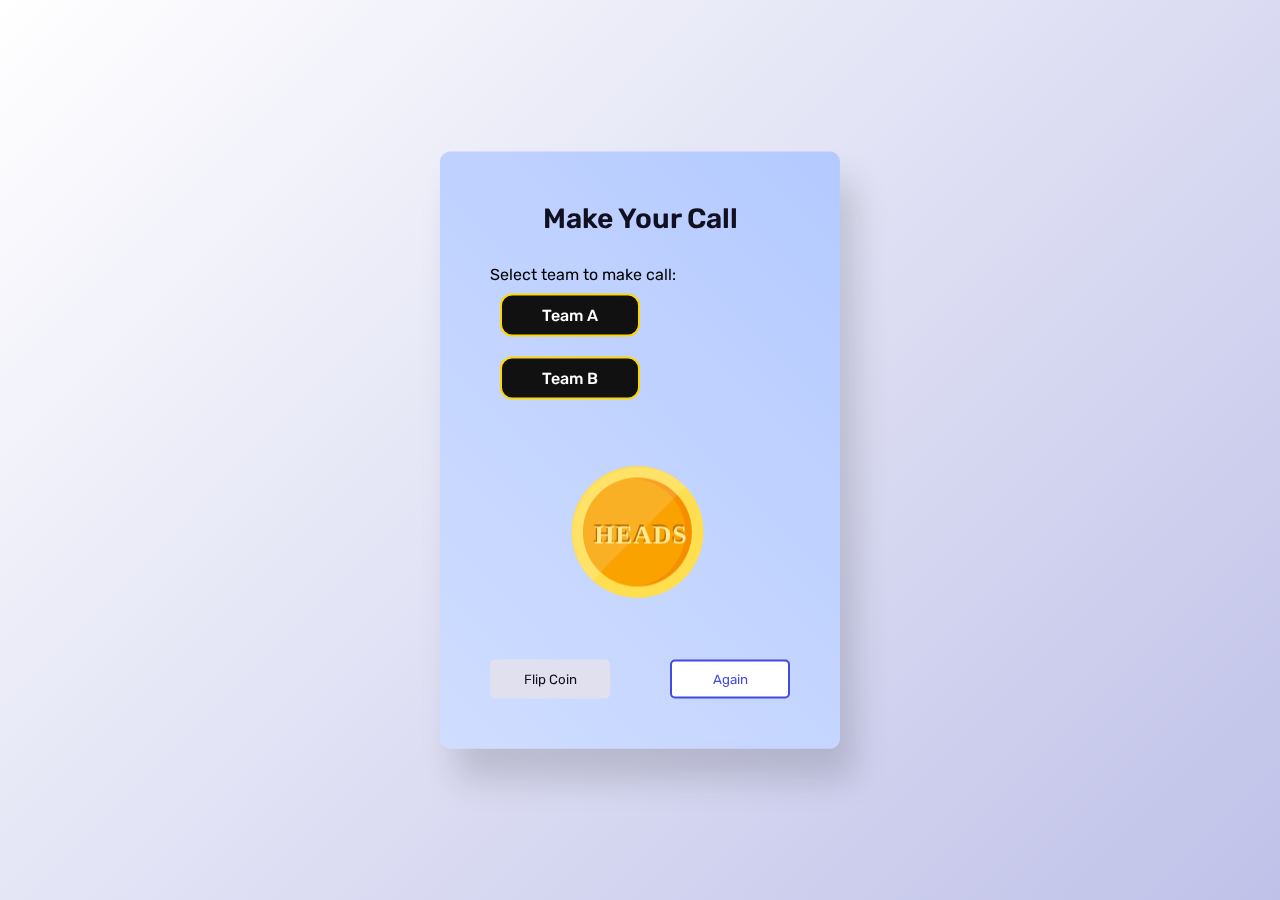
<file: Flip-A-Coin/index.html>
<!DOCTYPE html>
<html lang="en">
<head>
    <meta charset="UTF-8" />
    <meta name="viewport" content="width=device-width, initial-scale=1" />
    <title>Flip A Coin</title>
    <!-- Google Fonts -->
    <link href="https://fonts.googleapis.com/css2?family=Rubik:wght@400;500&display=swap" rel="stylesheet" />
    <!-- Stylesheet -->
    <link rel="stylesheet" href="style.css" />
</head>
<body>
    <div class="container">
        <h1 class="heading">Make Your Call</h1>

        <!-- Step 1: Select Toss Calling Team -->
        <div id="select-team-section">
            <p>Select team to make call:</p>
            <button id="call-team-a">Loading...</button>
            <button id="call-team-b">Loading...</button>
        </div>

        <!-- Step 2: Select Heads or Tails (Initially Hidden) -->
        <div id="select-call-section" style="display: none;">
            <p id="toss-calling-team-name"></p>
            <p>Select your call:</p>
            <button id="call-heads">Heads</button>
            <button id="call-tails">Tails</button>
        </div>

        <!-- Coin Flip Area -->
        <div class="coin" id="coin">
            <div class="heads">
                <img src="heads.svg" alt="Heads" />
            </div>
            <div class="tails">
                <img src="tails.svg" alt="Tails" />
            </div>
        </div>

        <!-- Flip and Reset Buttons -->
        <div class="buttons">
            <button id="flip-button" disabled>Flip Coin</button>
            <button id="reset-button">Again</button>
        </div>

        <!-- Toss Result -->
        <p id="toss-result" style="text-align: center; font-weight: bold; margin-top: 20px; display:none;"></p>

        <!-- Batting and Bowling buttons (Initially Hidden) -->
        <div id="batting-bowling-buttons" style="display: none; text-align: center; margin-top: 20px;">
            <button class="toss-decision-btn" id="choose-batting">Batting</button>
            <button class="toss-decision-btn" id="choose-bowling">Bowling</button>
        </div>

        <!-- Begin Match Button (Initially Hidden) -->
        <div id="begin-match-wrapper" style="display: none; text-align: center; margin-top: 30px;">
            <button class="toss-decision-btn" id="begin-match-btn">Begin Match</button>
        </div>
    </div>

    <!-- Toss Page -->
    <section id="toss-page"></section>

    <!-- Match Setup Page (Initially hidden) -->
    <section id="match-setup-page" style="display: none;"></section>

    <!-- Script -->
    <script src="script.js"></script>
    <script src="/notifications.js"></script>
</body>
</html>
</file>
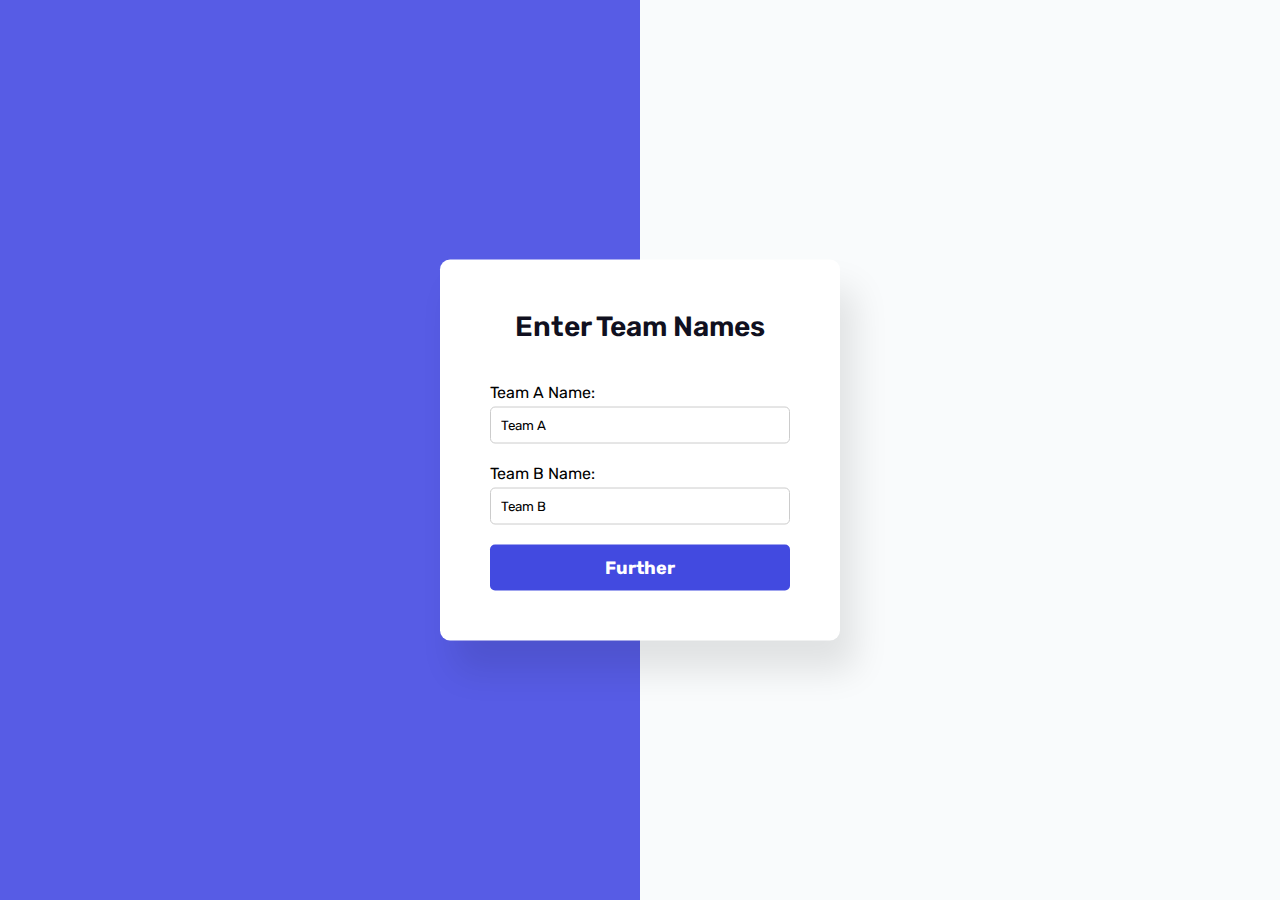
<file: Flip-A-Coin/input-team-name/index.html>
<!DOCTYPE html>
<html lang="en">
<head>
    <meta charset="UTF-8">
    <meta name="viewport" content="width=device-width, initial-scale=1.0">
    <title>Input Team Names</title>
    <link href="https://fonts.googleapis.com/css2?family=Rubik:wght@400;500&display=swap" rel="stylesheet">
    <link rel="stylesheet" href="style.css">
</head>
<body>
    <div class="container">
        <h1 class="heading">Enter Team Names</h1>
        
        <form id="team-name-form">
            <div class="team-inputs">
                <label for="team-a">Team A Name:</label>
                <input type="text" id="team-a" placeholder="Enter Team A Name" required>
            </div>
            <div class="team-inputs">
                <label for="team-b">Team B Name:</label>
                <input type="text" id="team-b" placeholder="Enter Team B Name" required>
            </div>
            <button type="submit" id="start-toss-button">Further</button>
        </form>
    </div>
    
    <script src="script.js"></script>
</body>
</html>
</file>
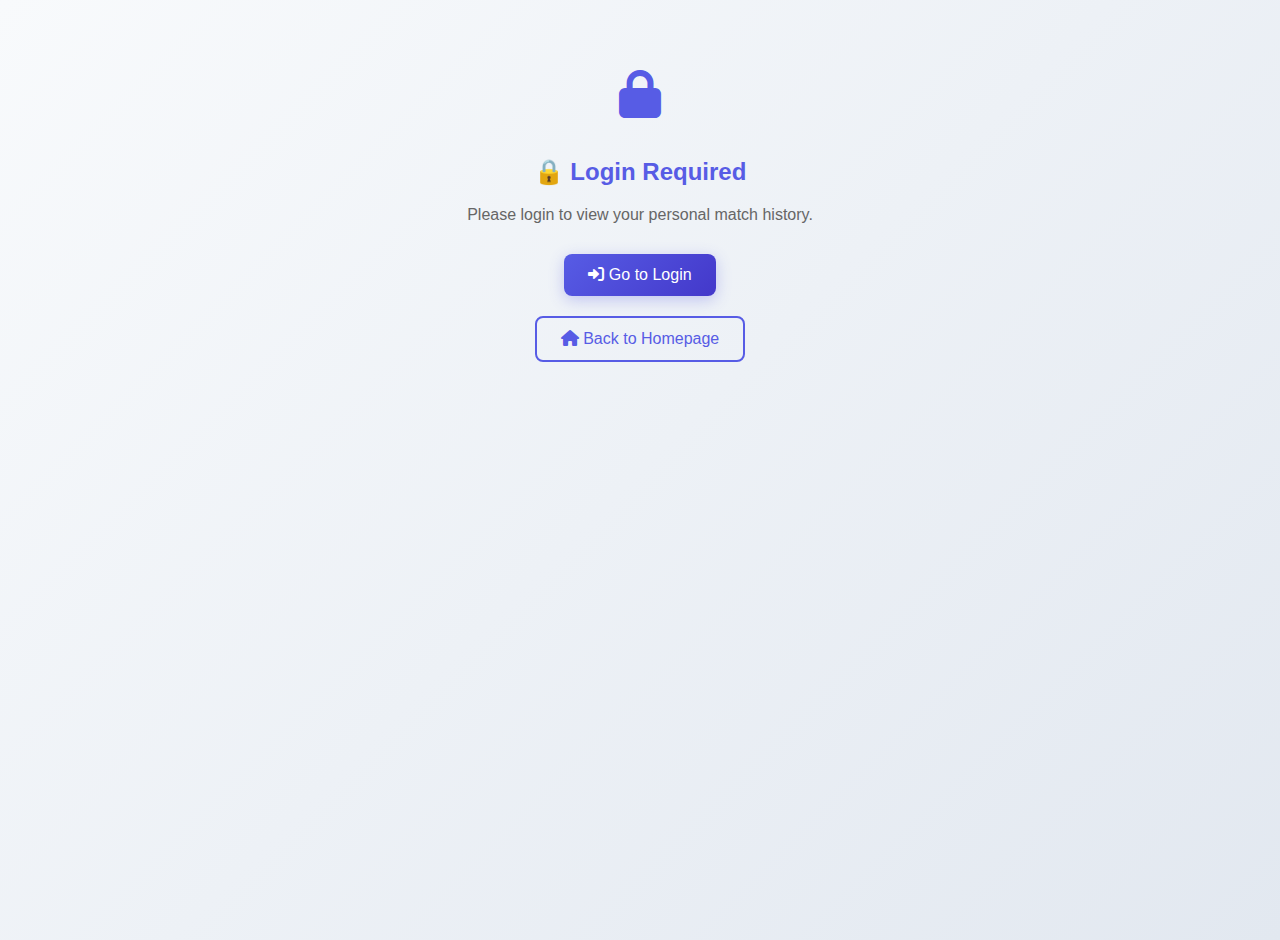
<file: History_Page/history.html>
<!DOCTYPE html>
<html lang="en">
<head>
  <meta charset="UTF-8">
  <title>Match History</title>
  <link rel="stylesheet" href="history.css">
  <link rel="stylesheet" href="https://cdnjs.cloudflare.com/ajax/libs/font-awesome/6.0.0/css/all.min.css">
</head>
<body>
  <div class="container">
    <h1>📜 Match History</h1>
    <div class="history-list" id="historyList">
    </div>
  </div>

  <script src="history.js"></script>
  <script src="/notifications.js"></script>
</body>
</html>
</file>
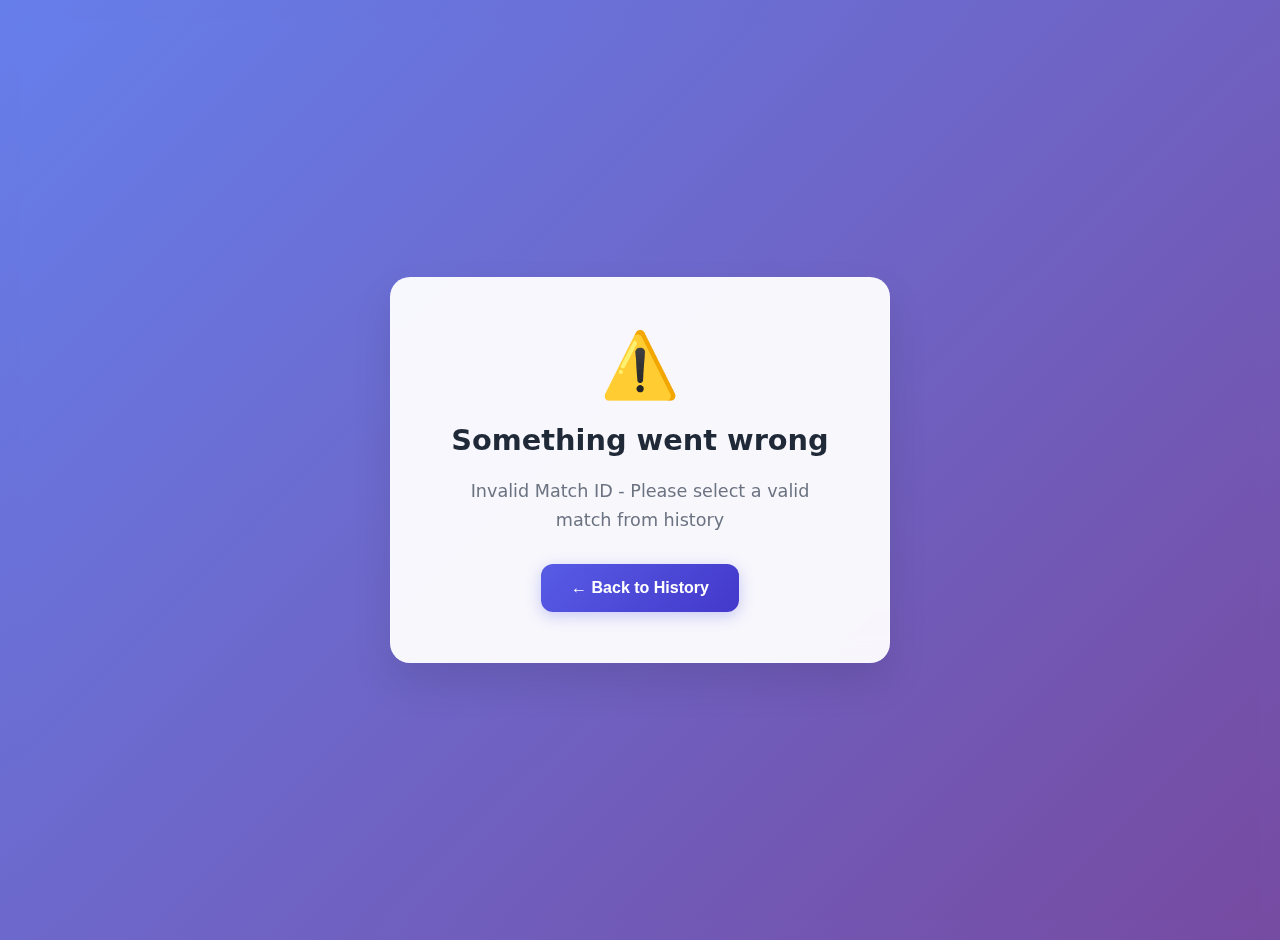
<file: History_Page/scorecard.html>
<!DOCTYPE html>
<html lang="en">
<head>
  <meta charset="UTF-8" />
  <meta name="viewport" content="width=device-width, initial-scale=1.0"/>
  <title>Cricket Scorecard</title>
  <link rel="stylesheet" href="scorecard.css">
  <link rel="stylesheet" href="https://cdnjs.cloudflare.com/ajax/libs/font-awesome/6.0.0/css/all.min.css">
</head>
<body>
  <div style="max-width: 1000px; margin: 0 auto; padding-bottom: 20px;">
    <button onclick="history.back()" style="
      background: rgba(255, 255, 255, 0.9);
      color: #575ce5;
      border: 2px solid #575ce5;
      padding: 12px 20px;
      border-radius: 12px;
      font-size: 1rem;
      font-weight: 600;
      cursor: pointer;
      transition: all 0.3s ease;
      backdrop-filter: blur(10px);
    " onmouseover="this.style.background='#575ce5'; this.style.color='white';" 
       onmouseout="this.style.background='rgba(255,255,255,0.9)'; this.style.color='#575ce5';">
      ← Back to History
    </button>
  </div>
  <div class="scorecard-container">
    <div class="match-header">
      <h1 id="match-heading">Team A vs Team B</h1>
      <div class="match-subtitle" id="match-date"></div>
    </div>
    
    <div class="match-result">
      <div id="result">-</div>
      <div id="man-of-the-match" style="margin-top: 8px; font-size: 1.1rem;"></div>
    </div>
    
    <div class="match-details">
      <div class="detail-box">
        <div class="detail-label">Toss</div>
        <div id="toss-result">-</div>
      </div>
      
    </div>
    
    <div id="score-summary" class="match-details" style="background: #f0fff4;">
      <!-- Will be populated by JS -->
    </div>
    
    <!-- First Innings Section -->
    <div class="innings-section">
      <div class="section-title">First Innings Batting - <span id="first-innings-team"></span></div>
      <div id="first-innings-batting"></div>
      
      <div class="section-title">First Innings Bowling - <span id="first-innings-bowling-team"></span></div>
      <div id="first-innings-bowling"></div>
    </div>
    
    <!-- Second Innings Section (with the corrected ID) -->
    <div class="innings-section" id="second-innings">
      <div class="section-title">Second Innings Batting - <span id="second-innings-team"></span></div>
      <div id="second-innings-batting"></div>
      
      <div class="section-title">Second Innings Bowling - <span id="second-innings-bowling-team"></span></div>
      <div id="second-innings-bowling"></div>
    </div>
  </div>

  <script src="scorecard.js"></script>
  <script src="/notifications.js"></script>
</body>
</html>
</file>
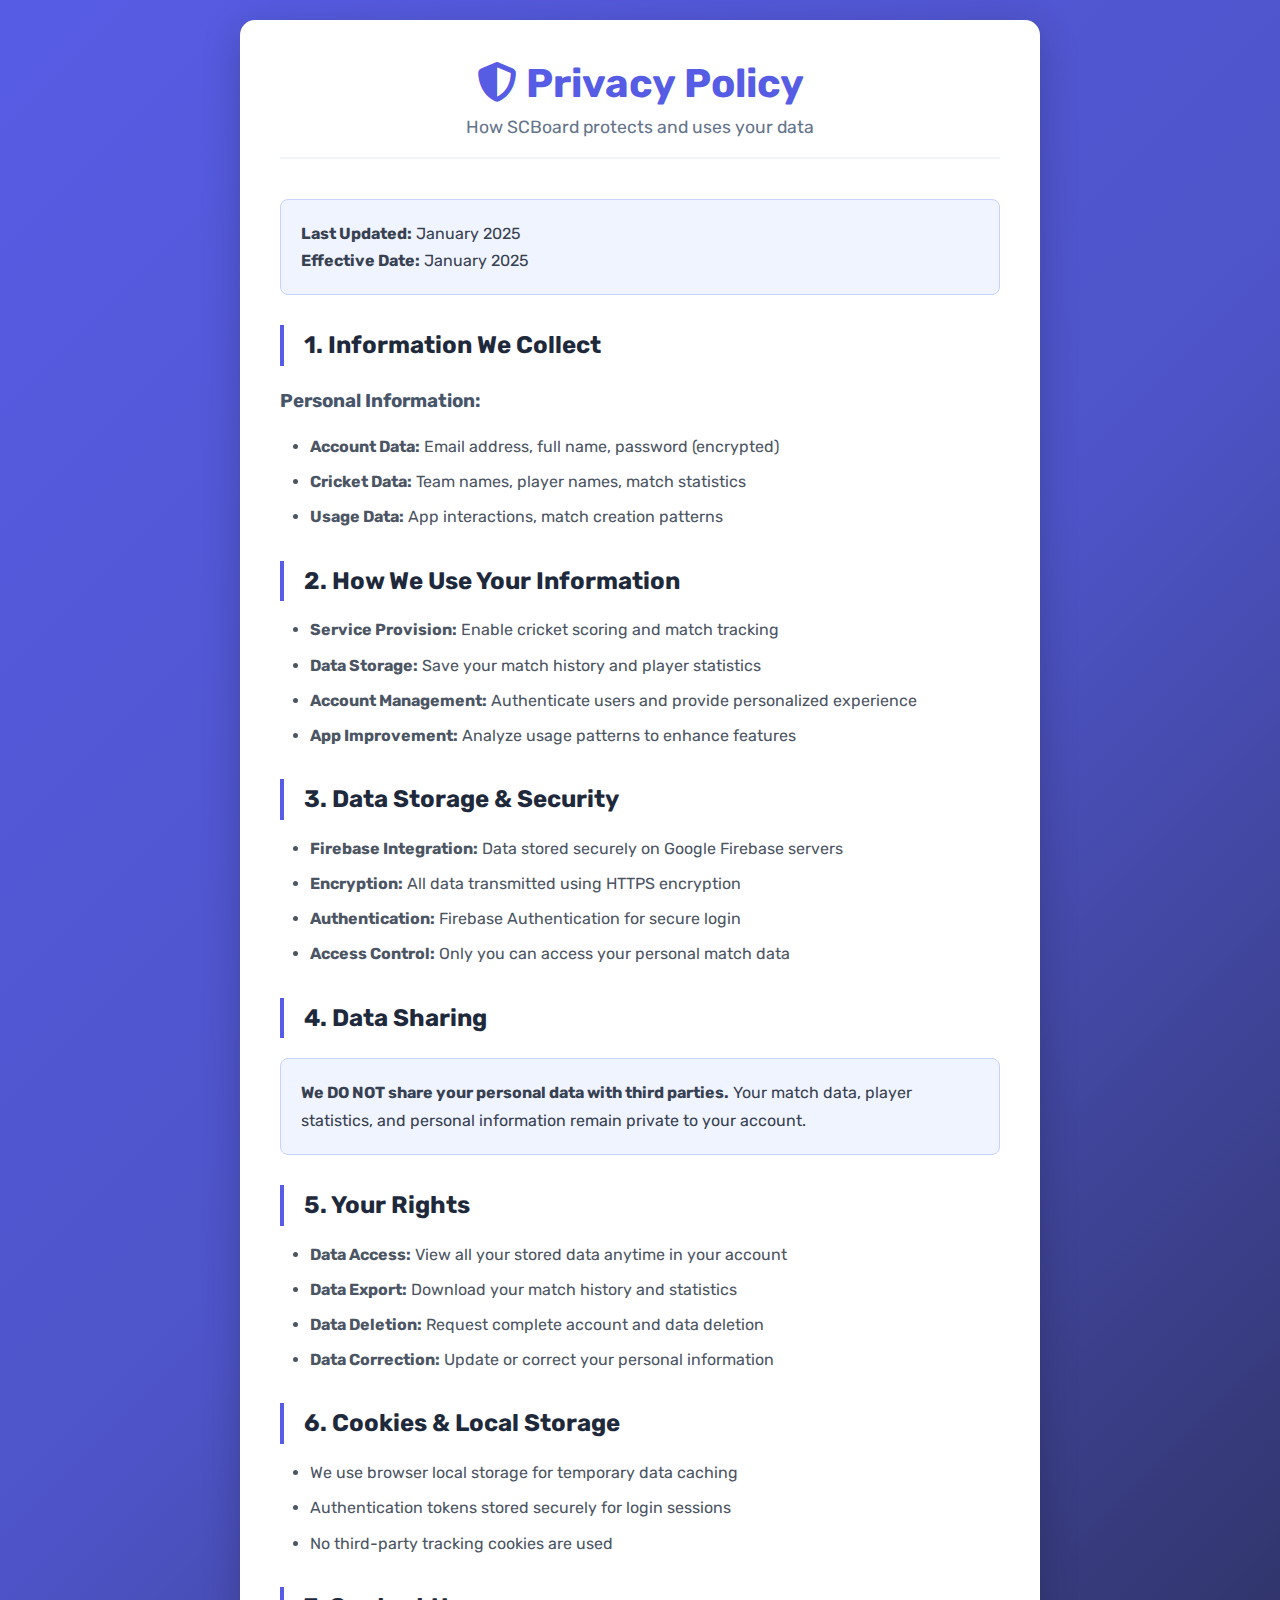
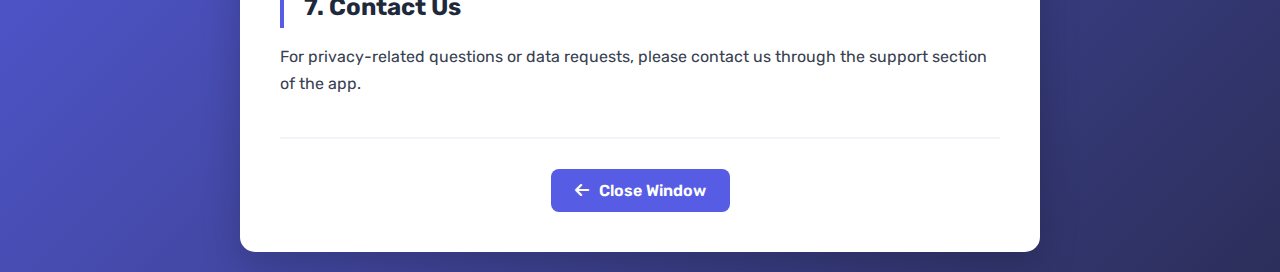
<file: loginSystem/privacypolicy.html>
<!DOCTYPE html>
<html lang="en">
<head>
    <meta charset="UTF-8">
    <meta name="viewport" content="width=device-width, initial-scale=1.0">
    <title>Privacy Policy - SCBoard</title>
    <link href="https://fonts.googleapis.com/css2?family=Rubik:wght@400;500;600;700&display=swap" rel="stylesheet">
    <link rel="stylesheet" href="https://cdnjs.cloudflare.com/ajax/libs/font-awesome/6.5.0/css/all.min.css">
    <style>
        * { margin: 0; padding: 0; box-sizing: border-box; }
        
        body {
            font-family: 'Rubik', sans-serif;
            background: linear-gradient(135deg, #575ce5 0%, #4e54c8 50%, #2c2f5a 100%);
            min-height: 100vh;
            padding: 20px;
        }
        
        .legal-container {
            max-width: 800px;
            margin: 0 auto;
            background: white;
            border-radius: 15px;
            padding: 40px;
            box-shadow: 0 10px 40px rgba(0,0,0,0.2);
            animation: slideUp 0.8s ease-out;
        }
        
        .header {
            text-align: center;
            margin-bottom: 40px;
            padding-bottom: 20px;
            border-bottom: 2px solid #f1f5f9;
        }
        
        .header h1 {
            color: #575ce5;
            font-size: 2.5rem;
            margin-bottom: 10px;
        }
        
        .header p {
            color: #64748b;
            font-size: 1.1rem;
        }
        
        .content {
            line-height: 1.7;
            color: #374151;
        }
        
        .content h2 {
            color: #1e293b;
            font-size: 1.5rem;
            margin: 30px 0 15px 0;
            padding-left: 20px;
            border-left: 4px solid #575ce5;
        }
        
        .content h3 {
            color: #475569;
            margin: 20px 0 10px 0;
        }
        
        .content ul {
            margin: 15px 0 15px 30px;
        }
        
        .content li {
            margin: 8px 0;
            color: #4b5563;
        }
        
        .highlight-box {
            background: #f0f4ff;
            border: 1px solid #c7d2fe;
            border-radius: 8px;
            padding: 20px;
            margin: 20px 0;
        }
        
        .back-section {
            text-align: center;
            margin-top: 40px;
            padding-top: 30px;
            border-top: 2px solid #f1f5f9;
        }
        
        .back-btn {
            display: inline-flex;
            align-items: center;
            gap: 10px;
            padding: 12px 24px;
            background: #575ce5;
            color: white;
            text-decoration: none;
            border-radius: 8px;
            font-weight: 600;
            transition: all 0.3s ease;
        }
        
        .back-btn:hover {
            background: #4338ca;
            transform: translateY(-2px);
        }
        
        @keyframes slideUp {
            from { opacity: 0; transform: translateY(30px); }
            to { opacity: 1; transform: translateY(0); }
        }
    </style>
</head>
<body>
    <div class="legal-container">
        <div class="header">
            <h1><i class="fas fa-shield-alt"></i> Privacy Policy</h1>
            <p>How SCBoard protects and uses your data</p>
        </div>
        
        <div class="content">
            <div class="highlight-box">
                <strong>Last Updated:</strong> January 2025<br>
                <strong>Effective Date:</strong> January 2025
            </div>
            
            <h2>1. Information We Collect</h2>
            <h3>Personal Information:</h3>
            <ul>
                <li><strong>Account Data:</strong> Email address, full name, password (encrypted)</li>
                <li><strong>Cricket Data:</strong> Team names, player names, match statistics</li>
                <li><strong>Usage Data:</strong> App interactions, match creation patterns</li>
            </ul>
            
            <h2>2. How We Use Your Information</h2>
            <ul>
                <li><strong>Service Provision:</strong> Enable cricket scoring and match tracking</li>
                <li><strong>Data Storage:</strong> Save your match history and player statistics</li>
                <li><strong>Account Management:</strong> Authenticate users and provide personalized experience</li>
                <li><strong>App Improvement:</strong> Analyze usage patterns to enhance features</li>
            </ul>
            
            <h2>3. Data Storage & Security</h2>
            <ul>
                <li><strong>Firebase Integration:</strong> Data stored securely on Google Firebase servers</li>
                <li><strong>Encryption:</strong> All data transmitted using HTTPS encryption</li>
                <li><strong>Authentication:</strong> Firebase Authentication for secure login</li>
                <li><strong>Access Control:</strong> Only you can access your personal match data</li>
            </ul>
            
            <h2>4. Data Sharing</h2>
            <div class="highlight-box">
                <strong>We DO NOT share your personal data with third parties.</strong> Your match data, player statistics, and personal information remain private to your account.
            </div>
            
            <h2>5. Your Rights</h2>
            <ul>
                <li><strong>Data Access:</strong> View all your stored data anytime in your account</li>
                <li><strong>Data Export:</strong> Download your match history and statistics</li>
                <li><strong>Data Deletion:</strong> Request complete account and data deletion</li>
                <li><strong>Data Correction:</strong> Update or correct your personal information</li>
            </ul>
            
            <h2>6. Cookies & Local Storage</h2>
            <ul>
                <li>We use browser local storage for temporary data caching</li>
                <li>Authentication tokens stored securely for login sessions</li>
                <li>No third-party tracking cookies are used</li>
            </ul>
            
            <h2>7. Contact Us</h2>
            <p>For privacy-related questions or data requests, please contact us through the support section of the app.</p>
        </div>
        
        <div class="back-section">
            <a href="javascript:window.close()" class="back-btn">
                <i class="fas fa-arrow-left"></i>
                Close Window
            </a>
        </div>
    </div>
</body>
</html>
</file>
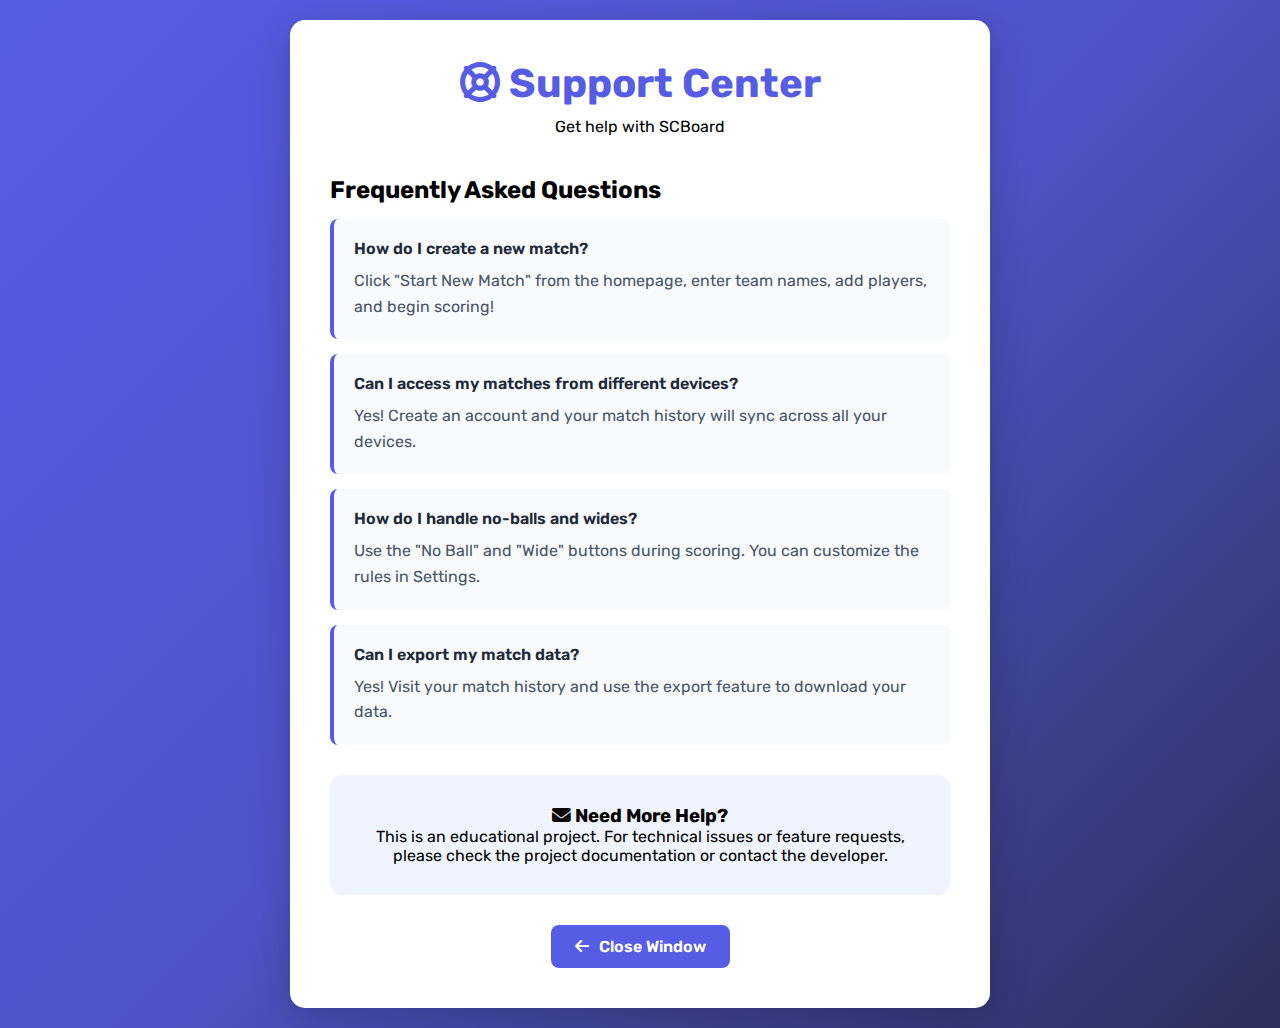
<file: loginSystem/support.html>
<!DOCTYPE html>
<html lang="en">
<head>
    <meta charset="UTF-8">
    <meta name="viewport" content="width=device-width, initial-scale=1.0">
    <title>Support - SCBoard</title>
    <link href="https://fonts.googleapis.com/css2?family=Rubik:wght@400;500;600;700&display=swap" rel="stylesheet">
    <link rel="stylesheet" href="https://cdnjs.cloudflare.com/ajax/libs/font-awesome/6.5.0/css/all.min.css">
    <style>
        * { margin: 0; padding: 0; box-sizing: border-box; }
        
        body {
            font-family: 'Rubik', sans-serif;
            background: linear-gradient(135deg, #575ce5 0%, #4e54c8 50%, #2c2f5a 100%);
            min-height: 100vh;
            padding: 20px;
        }
        
        .support-container {
            max-width: 700px;
            margin: 0 auto;
            background: white;
            border-radius: 15px;
            padding: 40px;
            box-shadow: 0 10px 40px rgba(0,0,0,0.2);
            animation: slideUp 0.8s ease-out;
        }
        
        .header {
            text-align: center;
            margin-bottom: 40px;
        }
        
        .header h1 {
            color: #575ce5;
            font-size: 2.5rem;
            margin-bottom: 10px;
        }
        
        .faq-section {
            margin: 30px 0;
        }
        
        .faq-item {
            background: #f8fafc;
            border-radius: 8px;
            padding: 20px;
            margin: 15px 0;
            border-left: 4px solid #575ce5;
        }
        
        .faq-question {
            font-weight: 600;
            color: #1e293b;
            margin-bottom: 10px;
        }
        
        .faq-answer {
            color: #475569;
            line-height: 1.6;
        }
        
        .contact-section {
            background: #f0f4ff;
            border-radius: 12px;
            padding: 30px;
            text-align: center;
            margin: 30px 0;
        }
        
        .back-section {
            text-align: center;
            margin-top: 30px;
        }
        
        .back-btn {
            display: inline-flex;
            align-items: center;
            gap: 10px;
            padding: 12px 24px;
            background: #575ce5;
            color: white;
            text-decoration: none;
            border-radius: 8px;
            font-weight: 600;
            transition: all 0.3s ease;
        }
        
        .back-btn:hover {
            background: #4338ca;
            transform: translateY(-2px);
        }
        
        @keyframes slideUp {
            from { opacity: 0; transform: translateY(30px); }
            to { opacity: 1; transform: translateY(0); }
        }
    </style>
</head>
<body>
    <div class="support-container">
        <div class="header">
            <h1><i class="fas fa-life-ring"></i> Support Center</h1>
            <p>Get help with SCBoard</p>
        </div>
        
        <div class="faq-section">
            <h2>Frequently Asked Questions</h2>
            
            <div class="faq-item">
                <div class="faq-question">How do I create a new match?</div>
                <div class="faq-answer">Click "Start New Match" from the homepage, enter team names, add players, and begin scoring!</div>
            </div>
            
            <div class="faq-item">
                <div class="faq-question">Can I access my matches from different devices?</div>
                <div class="faq-answer">Yes! Create an account and your match history will sync across all your devices.</div>
            </div>
            
            <div class="faq-item">
                <div class="faq-question">How do I handle no-balls and wides?</div>
                <div class="faq-answer">Use the "No Ball" and "Wide" buttons during scoring. You can customize the rules in Settings.</div>
            </div>
            
            <div class="faq-item">
                <div class="faq-question">Can I export my match data?</div>
                <div class="faq-answer">Yes! Visit your match history and use the export feature to download your data.</div>
            </div>
        </div>
        
        <div class="contact-section">
            <h3><i class="fas fa-envelope"></i> Need More Help?</h3>
            <p>This is an educational project. For technical issues or feature requests, please check the project documentation or contact the developer.</p>
        </div>
        
        <div class="back-section">
            <a href="javascript:window.close()" class="back-btn">
                <i class="fas fa-arrow-left"></i>
                Close Window
            </a>
        </div>
    </div>
</body>
</html>
</file>
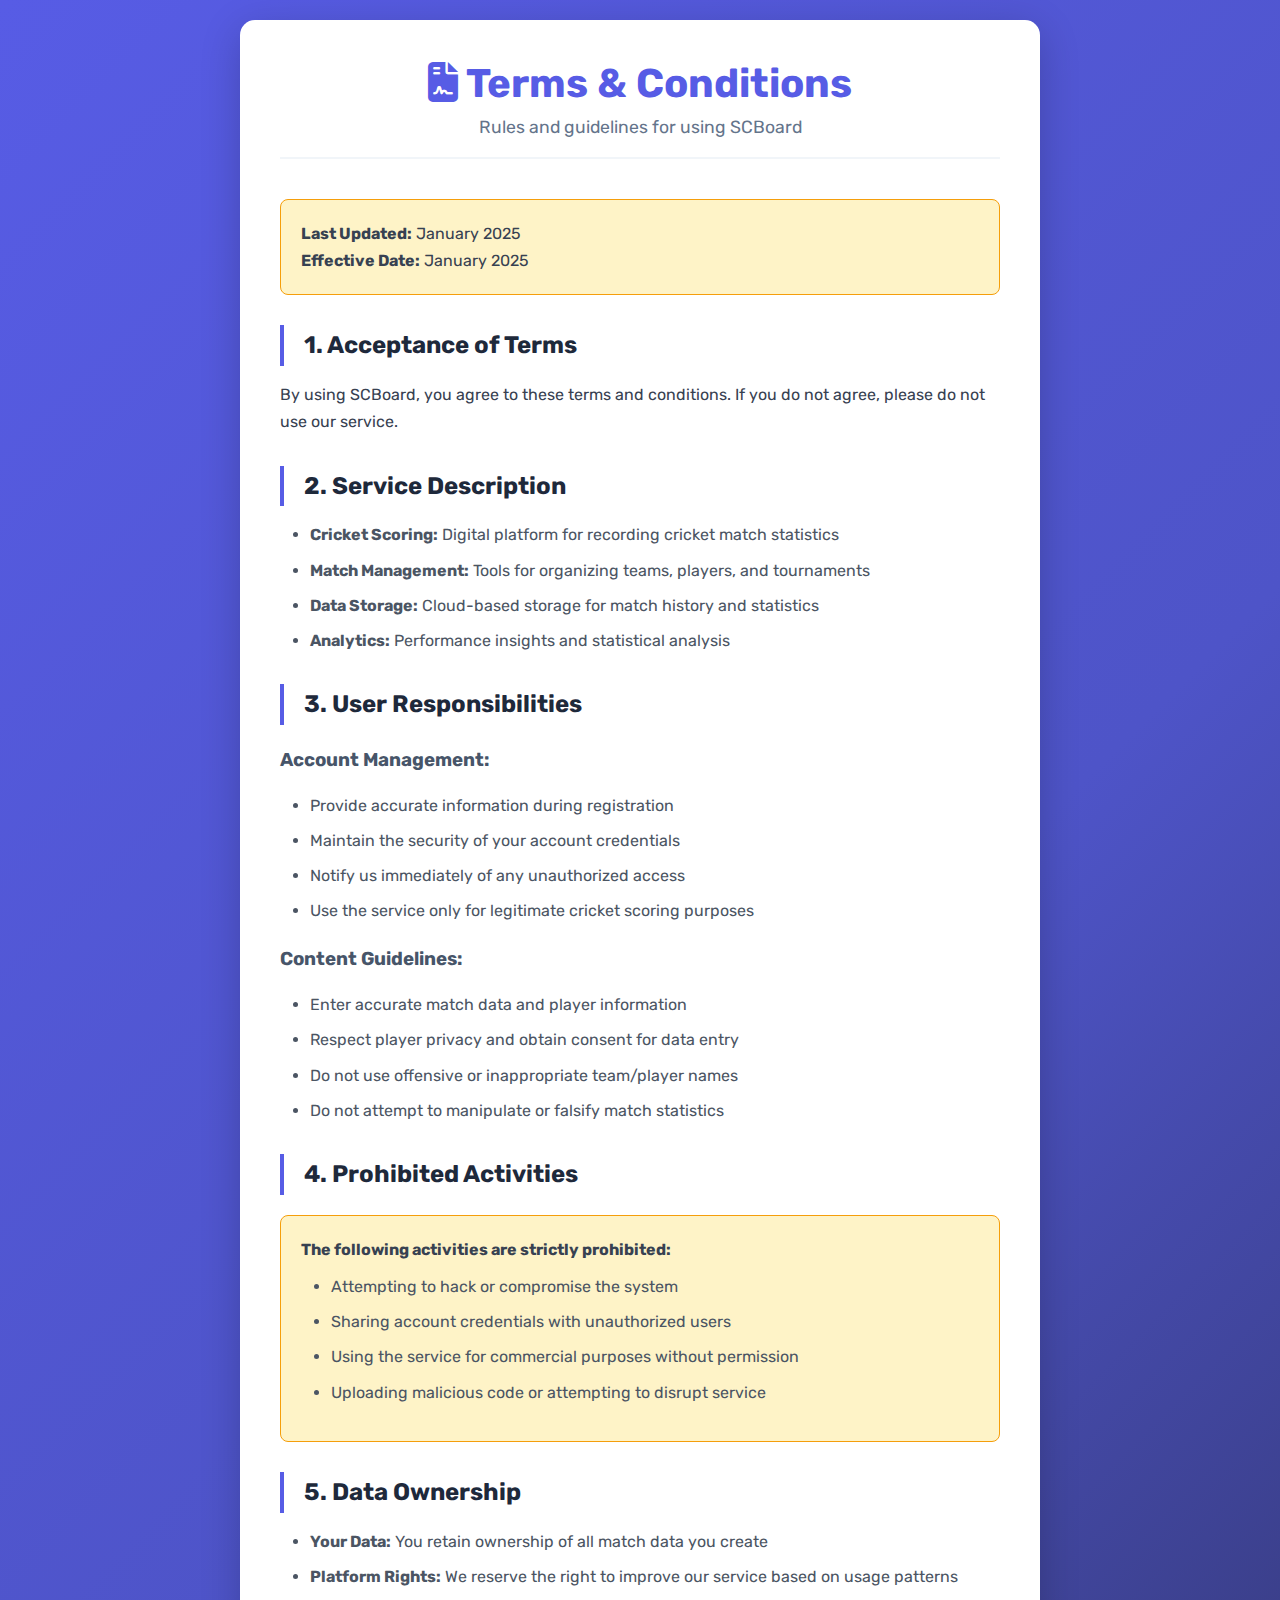
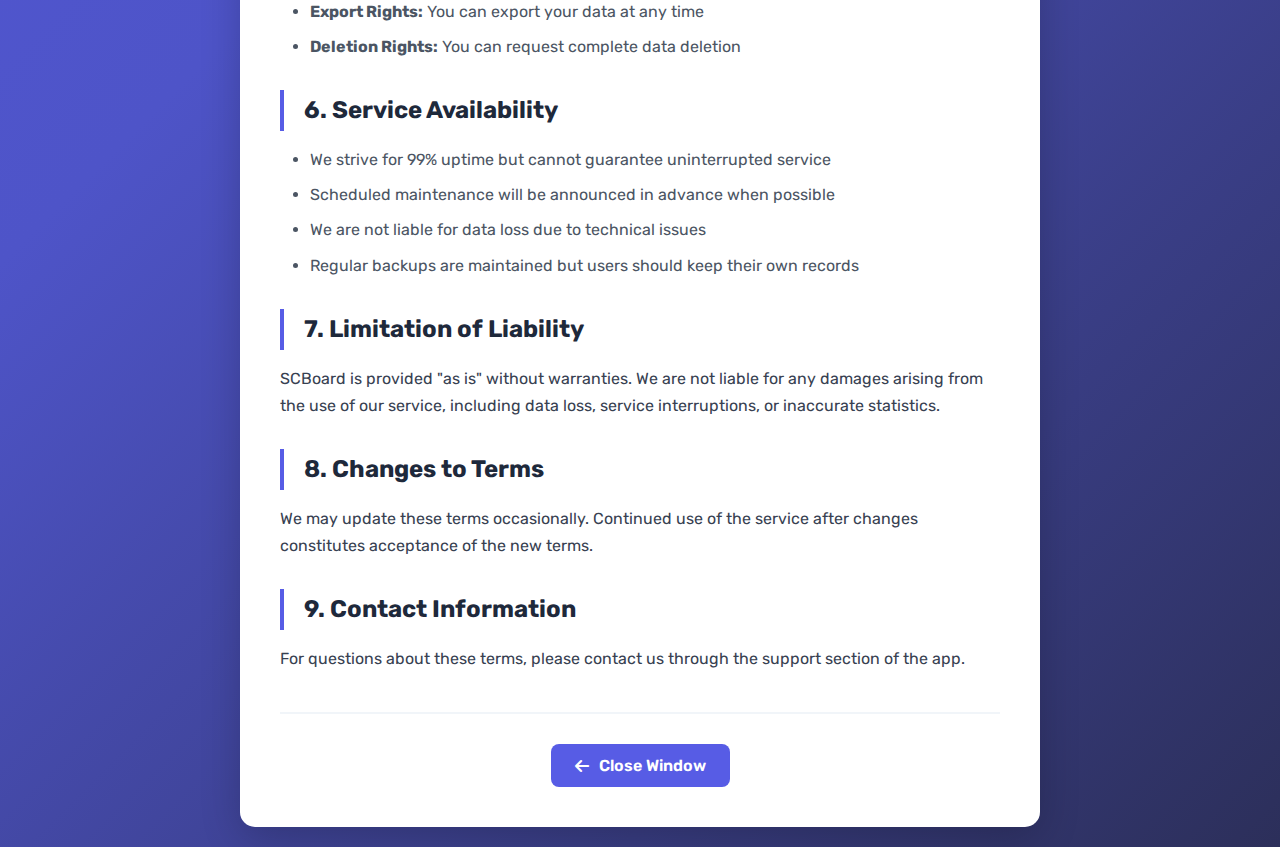
<file: loginSystem/terms&condition.html>
<!DOCTYPE html>
<html lang="en">
<head>
    <meta charset="UTF-8">
    <meta name="viewport" content="width=device-width, initial-scale=1.0">
    <title>Terms & Conditions - SCBoard</title>
    <link href="https://fonts.googleapis.com/css2?family=Rubik:wght@400;500;600;700&display=swap" rel="stylesheet">
    <link rel="stylesheet" href="https://cdnjs.cloudflare.com/ajax/libs/font-awesome/6.5.0/css/all.min.css">
    <style>
        * { margin: 0; padding: 0; box-sizing: border-box; }
        
        body {
            font-family: 'Rubik', sans-serif;
            background: linear-gradient(135deg, #575ce5 0%, #4e54c8 50%, #2c2f5a 100%);
            min-height: 100vh;
            padding: 20px;
        }
        
        .legal-container {
            max-width: 800px;
            margin: 0 auto;
            background: white;
            border-radius: 15px;
            padding: 40px;
            box-shadow: 0 10px 40px rgba(0,0,0,0.2);
            animation: slideUp 0.8s ease-out;
        }
        
        .header {
            text-align: center;
            margin-bottom: 40px;
            padding-bottom: 20px;
            border-bottom: 2px solid #f1f5f9;
        }
        
        .header h1 {
            color: #575ce5;
            font-size: 2.5rem;
            margin-bottom: 10px;
        }
        
        .header p {
            color: #64748b;
            font-size: 1.1rem;
        }
        
        .content {
            line-height: 1.7;
            color: #374151;
        }
        
        .content h2 {
            color: #1e293b;
            font-size: 1.5rem;
            margin: 30px 0 15px 0;
            padding-left: 20px;
            border-left: 4px solid #575ce5;
        }
        
        .content h3 {
            color: #475569;
            margin: 20px 0 10px 0;
        }
        
        .content ul {
            margin: 15px 0 15px 30px;
        }
        
        .content li {
            margin: 8px 0;
            color: #4b5563;
        }
        
        .highlight-box {
            background: #fef3c7;
            border: 1px solid #f59e0b;
            border-radius: 8px;
            padding: 20px;
            margin: 20px 0;
        }
        
        .back-section {
            text-align: center;
            margin-top: 40px;
            padding-top: 30px;
            border-top: 2px solid #f1f5f9;
        }
        
        .back-btn {
            display: inline-flex;
            align-items: center;
            gap: 10px;
            padding: 12px 24px;
            background: #575ce5;
            color: white;
            text-decoration: none;
            border-radius: 8px;
            font-weight: 600;
            transition: all 0.3s ease;
        }
        
        .back-btn:hover {
            background: #4338ca;
            transform: translateY(-2px);
        }
        
        @keyframes slideUp {
            from { opacity: 0; transform: translateY(30px); }
            to { opacity: 1; transform: translateY(0); }
        }
    </style>
</head>
<body>
    <div class="legal-container">
        <div class="header">
            <h1><i class="fas fa-file-contract"></i> Terms & Conditions</h1>
            <p>Rules and guidelines for using SCBoard</p>
        </div>
        
        <div class="content">
            <div class="highlight-box">
                <strong>Last Updated:</strong> January 2025<br>
                <strong>Effective Date:</strong> January 2025
            </div>
            
            <h2>1. Acceptance of Terms</h2>
            <p>By using SCBoard, you agree to these terms and conditions. If you do not agree, please do not use our service.</p>
            
            <h2>2. Service Description</h2>
            <ul>
                <li><strong>Cricket Scoring:</strong> Digital platform for recording cricket match statistics</li>
                <li><strong>Match Management:</strong> Tools for organizing teams, players, and tournaments</li>
                <li><strong>Data Storage:</strong> Cloud-based storage for match history and statistics</li>
                <li><strong>Analytics:</strong> Performance insights and statistical analysis</li>
            </ul>
            
            <h2>3. User Responsibilities</h2>
            <h3>Account Management:</h3>
            <ul>
                <li>Provide accurate information during registration</li>
                <li>Maintain the security of your account credentials</li>
                <li>Notify us immediately of any unauthorized access</li>
                <li>Use the service only for legitimate cricket scoring purposes</li>
            </ul>
            
            <h3>Content Guidelines:</h3>
            <ul>
                <li>Enter accurate match data and player information</li>
                <li>Respect player privacy and obtain consent for data entry</li>
                <li>Do not use offensive or inappropriate team/player names</li>
                <li>Do not attempt to manipulate or falsify match statistics</li>
            </ul>
            
            <h2>4. Prohibited Activities</h2>
            <div class="highlight-box">
                <strong>The following activities are strictly prohibited:</strong>
                <ul style="margin-top: 10px;">
                    <li>Attempting to hack or compromise the system</li>
                    <li>Sharing account credentials with unauthorized users</li>
                    <li>Using the service for commercial purposes without permission</li>
                    <li>Uploading malicious code or attempting to disrupt service</li>
                </ul>
            </div>
            
            <h2>5. Data Ownership</h2>
            <ul>
                <li><strong>Your Data:</strong> You retain ownership of all match data you create</li>
                <li><strong>Platform Rights:</strong> We reserve the right to improve our service based on usage patterns</li>
                <li><strong>Export Rights:</strong> You can export your data at any time</li>
                <li><strong>Deletion Rights:</strong> You can request complete data deletion</li>
            </ul>
            
            <h2>6. Service Availability</h2>
            <ul>
                <li>We strive for 99% uptime but cannot guarantee uninterrupted service</li>
                <li>Scheduled maintenance will be announced in advance when possible</li>
                <li>We are not liable for data loss due to technical issues</li>
                <li>Regular backups are maintained but users should keep their own records</li>
            </ul>
            
            <h2>7. Limitation of Liability</h2>
            <p>SCBoard is provided "as is" without warranties. We are not liable for any damages arising from the use of our service, including data loss, service interruptions, or inaccurate statistics.</p>
            
            <h2>8. Changes to Terms</h2>
            <p>We may update these terms occasionally. Continued use of the service after changes constitutes acceptance of the new terms.</p>
            
            <h2>9. Contact Information</h2>
            <p>For questions about these terms, please contact us through the support section of the app.</p>
        </div>
        
        <div class="back-section">
            <a href="javascript:window.close()" class="back-btn">
                <i class="fas fa-arrow-left"></i>
                Close Window
            </a>
        </div>
    </div>
</body>
</html>
</file>
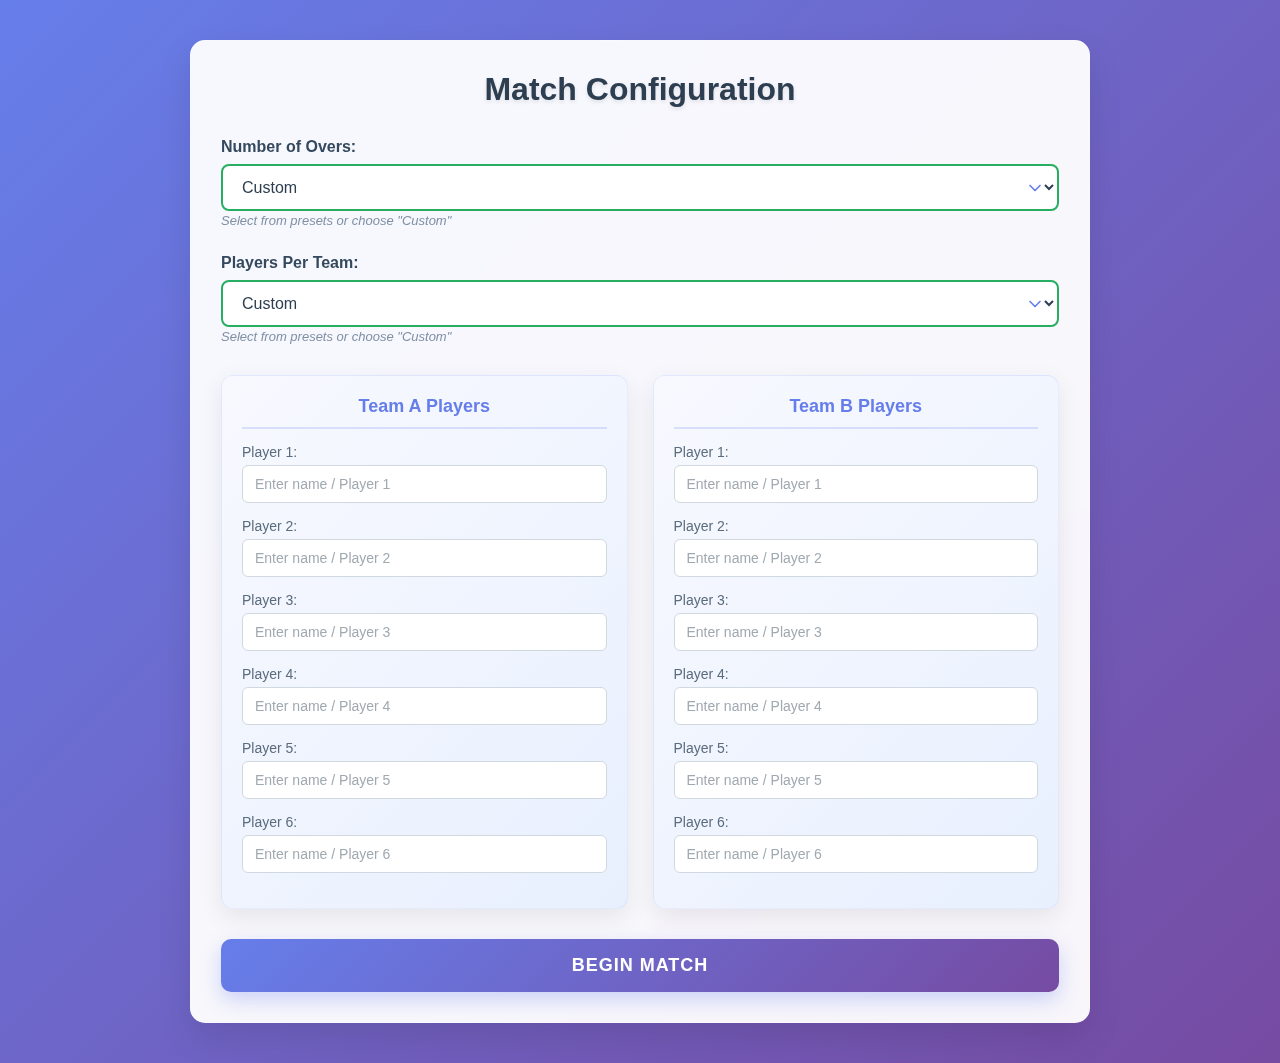
<file: ScoreBoard/TeamPlayerInput/match-setup.html>
<!DOCTYPE html>
<html lang="en">
<head>
  <meta charset="UTF-8" />
  <meta name="viewport" content="width=device-width, initial-scale=1.0"/>
  <title>Match Setup</title>
  <link rel="stylesheet" href="match-setup.css" />
</head>
<body>
  <div class="setup-container">
    <h1>Match Configuration</h1>

    <!-- Overs selection -->
    <div class="form-group">
      <label>Number of Overs:</label>
      <div class="overs-input-container">
        <select id="overs-presets" class="form-control">
          <option value="custom">Custom</option>
          <option value="1">1 Over</option>
          <option value="6">6 Overs</option>
          <option value="10">10 Overs</option>
          <option value="15">15 Overs</option>
          <option value="20">20 Overs</option>
        </select>
        <input type="number" id="overs-custom" 
               min="1" max="50" 
               placeholder="Enter any value"
               class="form-control" style="display:none;" />
      </div>
      <small class="hint">Select from presets or choose "Custom"</small>
    </div>

    <!-- Player count selection -->
    <div class="form-group">
      <label>Players Per Team:</label>
      <div class="input-container">
        <select id="players-presets" class="form-control">
          <option value="custom">Custom</option>
          <option value="2">2 Players</option>
          <option value="4">4 Players</option>
          <option value="6">6 Players</option>
          <option value="8">8 Players</option>
          <option value="11">11 Players</option>
        </select>
        <input type="number" id="players-custom" 
               min="2" max="12" 
               placeholder="Enter (2-12)"
               class="form-control" style="display:none;" />
      </div>
      <small class="hint">Select from presets or choose "Custom"</small>
    </div>

    <!-- Team player inputs -->
    <div class="teams-container">
      <div class="team-input" id="batting-team-inputs">
        <h2 id="batting-team-name"></h2>
      </div>

      <div class="team-input" id="bowling-team-inputs">
        <h2 id="bowling-team-name"></h2>
      </div>
    </div>

    <button id="start-match" class="btn-submit">Begin Match</button>
  </div>

  <script src="match-setup.js"></script>
  <script src="/notifications.js"></script>
</body>
</html>
</file>
<file: Flip-A-Coin/style.css>
*{
    padding: 0;
    margin: 0;
    box-sizing: border-box;
    font-family: "Rubik",sans-serif;
}
body{
    height: 100%;
    background: linear-gradient(
        to right,
        #575ce5 50%,
        #f9fbfc 50%
    ) fixed;
}
.container{
    background-color: #ffffff;
    width: 400px;
    padding: 50px;
    position: absolute;
    transform: translate(-50%,-50%);
    top: 50%;
    left: 50%;
    box-shadow: 15px 30px 35px rgba(0,0,0,0.1);
    border-radius: 10px;
    -webkit-perspective: 300px;
    perspective: 300px;
}
.heading {
    text-align: center;
    font-size: 28px;
    font-weight: 600;
    margin-bottom: 30px;
    color: #101020;
}

.team-inputs {
    margin: 0;
    padding: 20px 0;
}

input[type="text"] {
    width: 100%;
    padding: 10px;
    margin: 5px 0;
    border-radius: 5px;
    border: 1px solid #ccc;
}

#select-team-section button,
#select-call-section button {
    width: 140px;
    padding: 10px 20px;
    font-size: 16px;
    font-weight: 500;
    border: 2px solid #FFD700;
    background-color: #111;
    color: white;
    border-radius: 12px;
    cursor: pointer;
    transition: all 0.3s ease;
    margin: 10px;
}

#select-team-section button:hover,
#select-call-section button:hover {
    background-color: #FFD700;
    color: #111;
    transform: scale(1.05);
}

#select-call-section {
    display: flex;
    flex-direction: column;
    align-items: center;
    gap: 16px;
    margin-top: 20px;
}

.stats{
    text-align: right;
    color: #101020;
    font-weight: 500;
    line-height: 25px;
}

/* ✅ FIXED COIN STYLING */
.coin{
    height: 150px;
    width: 150px;
    position: relative;
    margin: 50px auto;
    -webkit-transform-style: preserve-3d;
    transform-style: preserve-3d;
    /* ✅ Remove any positioning that might conflict */
    left: auto;
    right: auto;
    display: block;
}

.coin img{
    width: 145px;
}

.heads,.tails{
    position: absolute;
    width: 100%;
    height: 100%;
    -webkit-backface-visibility: hidden;
    backface-visibility: hidden;
}

.tails{
    transform: rotateX(180deg);
}

@keyframes spin-tails{
    0%{
        transform: rotateX(0);
    }
    100%{
        transform: rotateX(1980deg);
    }
}

@keyframes spin-heads{
    0%{
        transform: rotateX(0);
    }
    100%{
        transform: rotateX(2160deg);
    }
}

.buttons{
    display: flex;
    justify-content: space-between;
}

button{
    width: 120px;
    padding: 10px 0;
    border: 2.5px solid #424ae0;
    border-radius: 5px;
    cursor: pointer;
}

#flip-button{
    background-color: #101020;
    color: #ffffff;
}

#flip-button:disabled{
    background-color: #e1e0ee;
    border-color: #e1e0ee;
    color: #101020;
}

#flip-button:hover {
    background-color: #353bb2;
    transform: scale(1.05);
}

#reset-button{
    background-color: #ffffff;
    color: #424ae0;
}

.centered-toss-result {
    position: absolute;
    top: 40%;
    left: 50%;
    transform: translate(-50%, -50%);
    font-size: 24px;
    color: #101020;
    text-align: center;
}

body {
    height: 100vh;
    margin: 0;
    font-family: "Rubik", sans-serif;
    animation: gradientAnimation 8s ease-in-out infinite;
    background: linear-gradient(135deg, #ffffff, #0008a5);
    background-size: 400% 400%;
}

@keyframes gradientAnimation {
    0% { background-position: 0% 100%; }
    50% { background-position: 100% 0%; }
    100% { background-position: 0% 100%; }
}

.container {
    box-shadow: 15px 30px 35px rgba(0,0,0,0.15);
    transform: translate(-50%, -50%);
    background: linear-gradient(-135deg, #94b3ff, #ffffff);
    background-size: 400% 400%;
    animation: reverseGradient 8s ease-in-out infinite;
    animation-delay: -4s;
}

section {
  transition: opacity 0.4s ease-in-out, transform 0.4s ease;
}

.hide-section {
  opacity: 0;
  pointer-events: none;
  transform: translateY(30px);
}

.show-section {
  opacity: 1;
  pointer-events: auto;
  transform: translateY(0);
}

@keyframes reverseGradient {
    0% { background-position: 100% 0%; }
    50% { background-position: 0% 100%; }
    100% { background-position: 100% 0%; }
}

#toss-result {
    font-size: 1.5rem;
    font-weight: bold;
    color: black;
    text-align: center;
    margin-top: 80px; 
    transition: all 0.3s ease;
}

.toss-decision-btn {
    background-color: #f5c518;
    color: #000;
    border: none;
    padding: 10px 20px;
    font-size: 1rem;
    font-weight: bold;
    border-radius: 8px;
    cursor: pointer;
    margin: 10px;
    transition: background-color 0.3s, transform 0.2s;
}
  
.toss-decision-btn:hover {
    background-color: #e0b000;
    transform: scale(1.05);
}
  
.toss-decision-btn:active {
    transform: scale(0.97);
}

#begin-match-wrapper {
    display: none;
    text-align: center;
    margin-top: 20px;
}

#begin-match-wrapper button {
    background-color: #1a1a1a;
    color: #f4d03f;
    border: 2px solid #f4d03f;
    padding: 12px 24px;
    font-size: 18px;
    font-weight: bold;
    text-transform: uppercase;
    border-radius: 30px;
    cursor: pointer;
    transition: background-color 0.3s, transform 0.2s;
    width: 250px;
}

#begin-match-wrapper button:hover {
    background-color: #f4d03f;
    color: #1a1a1a;
    transform: scale(1.05);
}

#begin-match-wrapper button:active {
    transform: scale(0.98);
}
@media (max-width: 600px) {
    .container {
        width: 90%;
        padding: 20px;
    }

    .coin {
        width: 100px !important;
        height: 100px !important;
        margin: 30px auto !important;
        position: relative !important;
        left: auto !important;
        right: auto !important;
        top: auto !important;
        bottom: auto !important;
        display: block !important;
        /* ✅ REMOVED: transform: none !important; - यही problem था! */
        /* ✅ Keep 3D transform for animations */
        -webkit-transform-style: preserve-3d;
        transform-style: preserve-3d;
    }

    .coin img {
        width: 95px !important;
    }

    button {
        width: 45%;
        margin: 5px 0;
    }

    #toss-result {
        font-size: 1.2rem;
        margin-top: 40px;
        text-align: center;
    }

    #batting-bowling-buttons {
        display: flex;
        flex-direction: column;
        align-items: center;
        gap: 10px;
    }

    .toss-decision-btn {
        width: 80%;
        max-width: 200px;
    }

    #begin-match-wrapper button {
        width: 90%;
        max-width: 250px;
        font-size: 16px;
    }
}

/* ✅ Extra small screens - ANIMATION PRESERVED */
@media (max-width: 480px) {
    .container {
        width: 95%;
        padding: 15px;
    }

    .coin {
        width: 90px !important;
        height: 90px !important;
        margin: 25px auto !important;
        /* ✅ NO transform blocking here either */
        -webkit-transform-style: preserve-3d;
        transform-style: preserve-3d;
    }

    .coin img {
        width: 85px !important;
    }

    .heading {
        font-size: 24px;
        margin-bottom: 20px;
    }
}
</file>
<file: Flip-A-Coin/input-team-name/style.css>
* {
    padding: 0;
    margin: 0;
    box-sizing: border-box;
    font-family: "Rubik", sans-serif;
}

body {
    height: 100%;
    background: linear-gradient(to right, #575ce5 50%, #f9fbfc 50%) fixed;
    display: flex;
    justify-content: center;
    align-items: center;
    margin: 0;
}

.container {
    background-color: #ffffff;
    width: 400px;
    padding: 50px;
    position: absolute;
    top: 50%;
    left: 50%;
    transform: translate(-50%, -50%); /* Ensures that the container is centered */
    box-shadow: 15px 30px 35px rgba(0, 0, 0, 0.1);
    border-radius: 10px;
    perspective: 300px;
}


.heading {
    text-align: center;
    font-size: 28px;
    font-weight: 600;
    margin-bottom: 40px; /* Isse gap kam ho jayega */
    color: #101020;
}

.team-inputs {
    margin: 15px 0;
}

input[type="text"] {
    width: 100%;
    padding: 10px;
    margin: 5px 0;
    border-radius: 5px;
    border: 1px solid #ccc;
}

button {
    width: 100%;
    padding: 12px;
    border: none;
    border-radius: 5px;
    background-color: #424ae0;
    color: white;
    font-weight: 700;
    font-size: 18px;
    cursor: pointer;
}

button:hover {
    background-color: #353bb2;
}

button:disabled {
    background-color: #e1e0ee;
    color: #101020;
}

@media (max-width: 500px) {
    .container {
        width: 90%;
        padding: 20px;
    }
    input[type="text"] {
        padding: 8px;
    }
}
</file>
<file: History_Page/history.css>
body {
    font-family: 'Rubik', 'Segoe UI', Tahoma, Geneva, Verdana, sans-serif;
    background: linear-gradient(135deg, #f8fafc 0%, #e2e8f0 100%);
    margin: 0;
    padding: 20px;
    min-height: 100vh;
}

.container {
    max-width: 900px;
    margin: 0 auto;
}

h1 {
    text-align: center;
    color: #575ce5;
    margin-bottom: 30px;
    font-size: 2.5rem;
    font-weight: 700;
}

.match-card {
    background: white;
    border-radius: 15px;
    padding: 25px;
    margin-bottom: 25px;
    box-shadow: 0 4px 20px rgba(87, 92, 229, 0.1);
    cursor: pointer;
    transition: all 0.3s ease;
    border: 1px solid rgba(87, 92, 229, 0.1);
    position: relative;
    overflow: hidden;
}

.match-card::before {
    content: '';
    position: absolute;
    top: 0;
    left: 0;
    width: 100%;
    height: 4px;
    background: linear-gradient(90deg, #575ce5, #ffd700);
}

.match-card:hover {
    transform: translateY(-5px);
    box-shadow: 0 10px 30px rgba(87, 92, 229, 0.2);
    border-color: #575ce5;
}

.match-header {
    display: flex;
    justify-content: space-between;
    align-items: flex-start;
    margin-bottom: 20px;
}

.match-title h3 {
    color: #575ce5;
    margin: 0 0 10px 0;
    font-size: 1.4rem;
    font-weight: 700;
}

.match-badges {
    display: flex;
    gap: 8px;
}

.badge {
    background: linear-gradient(135deg, #ffd700, #ffed4a);
    color: #7c2d12;
    padding: 4px 10px;
    border-radius: 12px;
    font-size: 0.8rem;
    font-weight: 600;
}

.match-date {
    text-align: right;
    color: #666;
}

.date {
    font-weight: 600;
    color: #374151;
}

.time {
    font-size: 0.9rem;
    color: #6b7280;
}

.toss-info {
    background: #f8fafc;
    padding: 10px 15px;
    border-radius: 8px;
    margin-bottom: 20px;
    color: #475569;
    font-size: 0.95rem;
    border-left: 3px solid #ffd700;
}

.toss-info i {
    margin-right: 8px;
    color: #ffd700;
}

.match-score {
    margin-bottom: 20px;
}

.innings {
    display: flex;
    justify-content: space-between;
    align-items: center;
    padding: 15px 0;
    border-bottom: 1px solid #f1f5f9;
}

.innings:last-child {
    border-bottom: none;
}

.innings.pending {
    opacity: 0.6;
    font-style: italic;
}

.team-name {
    font-weight: 700;
    color: #1e293b;
    font-size: 1.1rem;
}

.score-info {
    text-align: right;
}

.score {
    font-weight: 700;
    font-size: 1.2rem;
    color: #575ce5;
    margin-right: 10px;
}

.overs {
    color: #6b7280;
    font-size: 0.9rem;
}

.target {
    display: block;
    color: #dc2626;
    font-size: 0.85rem;
    font-weight: 600;
    margin-top: 5px;
}

.match-footer {
    display: flex;
    justify-content: space-between;
    align-items: center;
    padding-top: 15px;
    border-top: 1px solid #f1f5f9;
    flex-wrap: wrap;
    gap: 15px;
}

.match-result {
    font-weight: 600;
    display: flex;
    align-items: center;
    gap: 8px;
}

.match-result i {
    color: #ffd700;
}

.match-motm {
    color: #7c2d12;
    background: #fef7ed;
    padding: 8px 12px;
    border-radius: 6px;
    font-size: 0.9rem;
    display: flex;
    align-items: center;
    gap: 6px;
}

.match-motm i {
    color: #ffd700;
}

.card-action {
    text-align: center;
    margin-top: 15px;
    padding-top: 15px;
    border-top: 1px solid #f1f5f9;
    color: #6b7280;
    font-size: 0.9rem;
}

.card-action i {
    margin-right: 6px;
    color: #575ce5;
}

/* Responsive Design */
@media (max-width: 768px) {
    .match-header {
        flex-direction: column;
        gap: 15px;
    }
    
    .match-footer {
        flex-direction: column;
        align-items: flex-start;
    }
    
    .innings {
        flex-direction: column;
        align-items: flex-start;
        gap: 10px;
    }
    
    .score-info {
        text-align: left;
    }
}

/* Loading animation */
@keyframes spin {
    0% { transform: rotate(0deg); }
    100% { transform: rotate(360deg); }
}

.fa-spin {
    animation: spin 1s linear infinite;
}
</file>
<file: History_Page/scorecard.css>
* {
    margin: 0;
    padding: 0;
    box-sizing: border-box;
}

body {
    font-family: -apple-system, BlinkMacSystemFont, 'Segoe UI', system-ui, sans-serif;
    background: linear-gradient(135deg, #667eea 0%, #764ba2 100%);
    min-height: 100vh;
    padding: 20px;
    color: #374151;
}

/* ✅ REMOVED: Heavy background animations and pseudo-elements */

/* Main Container - Clean and Simple */
.scorecard-container {
    max-width: 1000px;
    margin: 0 auto;
    background: rgba(255, 255, 255, 0.95);
    border-radius: 16px;
    box-shadow: 0 8px 32px rgba(0, 0, 0, 0.1);
    overflow: hidden;
    backdrop-filter: blur(10px);
    border: 1px solid rgba(255, 255, 255, 0.2);
}

/* Header Section - History Page Style */
.match-header {
    background: linear-gradient(135deg, #575ce5 0%, #4338ca 100%);
    color: white;
    padding: 30px 25px;
    text-align: center;
}

.match-header h1 {
    font-size: 2.2rem;
    font-weight: 700;
    margin-bottom: 8px;
    letter-spacing: 0.5px;
}

.match-subtitle {
    font-size: 1rem;
    opacity: 0.9;
    font-weight: 500;
}

/* Match Result - Clean Green Theme */
.match-result {
    background: linear-gradient(135deg, #10b981 0%, #059669 100%);
    color: white;
    padding: 25px;
    text-align: center;
    font-weight: 700;
    font-size: 1.5rem;
}

/* ✅ REMOVED: Heavy pulse animations */

/* Match Details - Clean Layout */
.match-details {
    display: flex;
    flex-wrap: wrap;
    padding: 25px;
    background: rgba(248, 250, 252, 0.9);
    border-bottom: 1px solid #e5e7eb;
}

.detail-box {
    flex: 1;
    min-width: 200px;
    padding: 15px;
    text-align: center;
    position: relative;
}

.detail-box::after {
    content: '';
    position: absolute;
    right: 0;
    top: 20%;
    height: 60%;
    width: 1px;
    background: #d1d5db;
}

.detail-box:last-child::after {
    display: none;
}

.detail-label {
    font-weight: 600;
    color: #575ce5;
    margin-bottom: 8px;
    font-size: 0.9rem;
    text-transform: uppercase;
    letter-spacing: 0.5px;
}

.detail-box div:last-child {
    font-size: 1.2rem;
    font-weight: 700;
    color: #1f2937;
}

/* Score Summary - Clean Blue Theme */
#score-summary {
    background: linear-gradient(135deg, #e0f2fe 0%, #f0f9ff 100%) !important;
    border: 2px solid #0ea5e9 !important;
    margin: 20px;
    border-radius: 12px;
}

/* Innings Sections - Simple and Clean */
.innings-section {
    padding: 30px 25px;
    border-bottom: 1px solid #e5e7eb;
    background: rgba(255, 255, 255, 0.9);
}

.innings-section:nth-child(even) {
    background: rgba(249, 250, 251, 0.9);
}

.section-title {
    background: linear-gradient(135deg, #575ce5 0%, #4338ca 100%);
    color: white;
    padding: 15px 20px;
    font-weight: 700;
    font-size: 1.3rem;
    border-radius: 10px;
    margin-bottom: 20px;
    text-align: center;
    box-shadow: 0 4px 15px rgba(87, 92, 229, 0.2);
}

/* Modern Clean Table Styling */
.stats-table {
    width: 100%;
    border-collapse: separate;
    border-spacing: 0;
    margin: 15px 0;
    background: white;
    border-radius: 12px;
    overflow: hidden;
    box-shadow: 0 4px 15px rgba(0, 0, 0, 0.08);
}

.stats-table th {
    background: linear-gradient(135deg, #575ce5 0%, #4338ca 100%);
    color: white;
    padding: 16px 12px;
    text-align: center;
    font-weight: 600;
    font-size: 0.95rem;
    text-transform: uppercase;
    letter-spacing: 0.5px;
}

.stats-table th:first-child {
    text-align: left;
}

.stats-table td {
    padding: 14px 12px;
    border-bottom: 1px solid #f3f4f6;
    text-align: center;
    font-size: 1rem;
    transition: background-color 0.2s ease;
}

.stats-table td:first-child {
    text-align: left;
    font-weight: 600;
    color: #1f2937;
}

.stats-table tr:hover td {
    background: #f0f9ff;
}

/* Player Names */
.player-name {
    font-weight: 700;
    color: #1f2937;
    font-size: 1rem;
}

/* Status Indicators - Clean Design */
.not-out {
    background: linear-gradient(135deg, #10b981, #059669);
    color: white;
    padding: 6px 12px;
    border-radius: 20px;
    font-size: 0.85rem;
    font-weight: 600;
}

.out {
    background: linear-gradient(135deg, #ef4444, #dc2626);
    color: white;
    padding: 6px 12px;
    border-radius: 20px;
    font-size: 0.85rem;
    font-weight: 600;
}

/* DNB Players - Clean Yellow Theme */
.dnb-header td {
    background: #fef3c7 !important;
    color: #92400e;
    font-weight: 700;
    text-align: center !important;
    font-size: 1rem;
}

.dnb-row td {
    background: #fefce8 !important;
    color: #a16207;
    font-style: italic;
    text-align: center !important;
}

/* Man of the Match - Clean Gold Theme */
#man-of-the-match {
    background: linear-gradient(135deg, #fbbf24 0%, #f59e0b 100%);
    color: white;
    padding: 15px;
    border-radius: 10px;
    text-align: center;
    font-weight: 600;
    font-size: 1.1rem;
    margin: 15px 0;
    box-shadow: 0 4px 15px rgba(251, 191, 36, 0.3);
}

/* ✅ REMOVED: Heavy animations like fadeIn, pulse, etc. */

/* Responsive Design */
@media (max-width: 768px) {
    .scorecard-container {
        margin: 10px;
        border-radius: 12px;
    }
    
    .match-header h1 {
        font-size: 1.8rem;
    }
    
    .match-details {
        flex-direction: column;
        padding: 20px;
    }
    
    .detail-box::after {
        display: none;
    }
    
    .stats-table th,
    .stats-table td {
        padding: 10px 8px;
        font-size: 0.9rem;
    }
    
    .section-title {
        font-size: 1.1rem;
        padding: 12px 15px;
    }
}

@media (max-width: 480px) {
    .match-header h1 {
        font-size: 1.5rem;
    }
    
    .match-result {
        font-size: 1.2rem;
        padding: 20px 15px;
    }
    
    .stats-table th,
    .stats-table td {
        padding: 8px 6px;
        font-size: 0.85rem;
    }
}

/* Simple hover effects only */
.detail-box:hover {
    transform: translateY(-1px);
    transition: transform 0.2s ease;
}

.stats-table tr:hover {
    transform: none; /* Removed heavy scale transforms */
}
</file>
<file: ScoreBoard/TeamPlayerInput/match-setup.css>
* {
    margin: 0;
    padding: 0;
    box-sizing: border-box;
}

body {
    font-family: 'Segoe UI', Tahoma, Geneva, Verdana, sans-serif;
    background: linear-gradient(135deg, #667eea 0%, #764ba2 100%);
    min-height: 100vh;
    padding: 20px;
}

.setup-container {
    max-width: 900px;
    margin: 20px auto;
    padding: 30px;
    background: rgba(255, 255, 255, 0.95);
    border-radius: 15px;
    box-shadow: 0 15px 35px rgba(0, 0, 0, 0.1);
    backdrop-filter: blur(10px);
    border: 1px solid rgba(255, 255, 255, 0.2);
}

h1 {
    text-align: center;
    font-size: 32px;
    font-weight: 700;
    margin-bottom: 30px;
    color: #2c3e50;
    text-shadow: 0 2px 4px rgba(0, 0, 0, 0.1);
}

.form-group {
    margin-bottom: 25px;
}

.form-group label {
    display: block;
    font-size: 16px;
    font-weight: 600;
    color: #34495e;
    margin-bottom: 8px;
}

.form-control {
    width: 100%;
    padding: 12px 15px;
    border-radius: 8px;
    border: 2px solid #e1e8ed;
    box-sizing: border-box;
    font-size: 16px;
    background: white;
    transition: all 0.3s ease;
    color: #2c3e50;
}

.form-control:focus {
    outline: none;
    border-color: #667eea;
    box-shadow: 0 0 0 3px rgba(102, 126, 234, 0.1);
    transform: translateY(-1px);
}

.teams-container {
    display: flex;
    gap: 25px;
    margin: 30px 0;
}

.team-input {
    flex: 1;
    padding: 20px;
    background: linear-gradient(135deg, #f8f9ff 0%, #e8f0fe 100%);
    border-radius: 12px;
    box-shadow: 0 8px 25px rgba(0, 0, 0, 0.08);
    border: 1px solid rgba(102, 126, 234, 0.1);
    transition: transform 0.3s ease;
}

.team-input:hover {
    transform: translateY(-2px);
    box-shadow: 0 12px 30px rgba(0, 0, 0, 0.12);
}

.team-input h3 {
    color: #667eea;
    font-size: 18px;
    font-weight: 600;
    margin-bottom: 15px;
    text-align: center;
    padding-bottom: 10px;
    border-bottom: 2px solid rgba(102, 126, 234, 0.2);
}

.player-input {
    margin-bottom: 15px;
}

.player-input label {
    display: block;
    margin-bottom: 5px;
    font-weight: 500;
    color: #5a6c7d;
    font-size: 14px;
}

.player-input input {
    width: 100%;
    padding: 10px 12px;
    border: 1px solid #d1d9e0;
    border-radius: 6px;
    font-size: 14px;
    transition: all 0.3s ease;
    background: white;
}

.player-input input:focus {
    outline: none;
    border-color: #667eea;
    box-shadow: 0 0 0 2px rgba(102, 126, 234, 0.1);
}

.player-input input::placeholder {
    color: #a0a8b0;
}

.btn-submit {
    background: linear-gradient(135deg, #667eea 0%, #764ba2 100%);
    color: white;
    border: none;
    padding: 16px 30px;
    border-radius: 10px;
    cursor: pointer;
    font-size: 18px;
    font-weight: 600;
    width: 100%;
    transition: all 0.3s ease;
    text-transform: uppercase;
    letter-spacing: 1px;
    box-shadow: 0 8px 20px rgba(102, 126, 234, 0.3);
}

.btn-submit:hover {
    transform: translateY(-2px);
    box-shadow: 0 12px 25px rgba(102, 126, 234, 0.4);
    background: linear-gradient(135deg, #5a6fd8 0%, #6a4190 100%);
}

.btn-submit:active {
    transform: translateY(0);
}

.overs-input-container,
.input-container {
    display: flex;
    gap: 15px;
    align-items: center;
}

#overs-custom,
#players-custom {
    flex-grow: 1;
    transition: all 0.3s ease;
}

.hint {
    color: #7f8fa4;
    font-size: 13px;
    margin-top: 5px;
    font-style: italic;
}

.form-control[type="number"] {
    appearance: textfield;
    -webkit-appearance: textfield;
    -moz-appearance: textfield;
}

.form-control[type="number"]::-webkit-inner-spin-button,
.form-control[type="number"]::-webkit-outer-spin-button {
    -webkit-appearance: none;
    appearance: none;
    margin: 0;
}

select.form-control {
    background-image: url("data:image/svg+xml;charset=UTF-8,%3csvg xmlns='http://www.w3.org/2000/svg' viewBox='0 0 24 24' fill='none' stroke='%23667eea' stroke-width='2' stroke-linecap='round' stroke-linejoin='round'%3e%3cpolyline points='6,9 12,15 18,9'%3e%3c/polyline%3e%3c/svg%3e");
    background-repeat: no-repeat;
    background-position: right 12px center;
    background-size: 20px;
    padding-right: 40px;
    cursor: pointer;
}

@media (max-width: 768px) {
    body {
        padding: 10px;
    }
    
    .setup-container {
        margin: 10px auto;
        padding: 20px;
    }
    
    h1 {
        font-size: 28px;
        margin-bottom: 25px;
    }
    
    .teams-container {
        flex-direction: column;
        gap: 20px;
    }
    
    .team-input {
        min-width: 100%;
    }
    
    .overs-input-container,
    .input-container {
        flex-direction: column;
        gap: 10px;
    }
    
    #overs-presets,
    #overs-custom,
    #players-presets,
    #players-custom {
        width: 100%;
    }
    
    .btn-submit {
        font-size: 16px;
        padding: 14px 25px;
    }
}

@media (max-width: 480px) {
    .setup-container {
        padding: 15px;
    }
    
    .form-control {
        padding: 10px 12px;
        font-size: 15px;
    }
    
    .player-input {
        margin-bottom: 12px;
    }
    
    .player-input input {
        padding: 8px 10px;
    }
    
    h1 {
        font-size: 24px;
    }
}

.form-control:valid {
    border-color: #27ae60;
}

.form-control:invalid:not(:placeholder-shown) {
    border-color: #e74c3c;
}

@keyframes fadeInUp {
    from {
        opacity: 0;
        transform: translateY(20px);
    }
    to {
        opacity: 1;
        transform: translateY(0);
    }
}

.setup-container {
    animation: fadeInUp 0.6s ease-out;
}

.team-input {
    animation: fadeInUp 0.6s ease-out;
}

.team-input:nth-child(2) {
    animation-delay: 0.1s;
}

.form-control:focus,
.player-input input:focus {
    outline: 2px solid #667eea;
    outline-offset: 2px;
}
</file>
